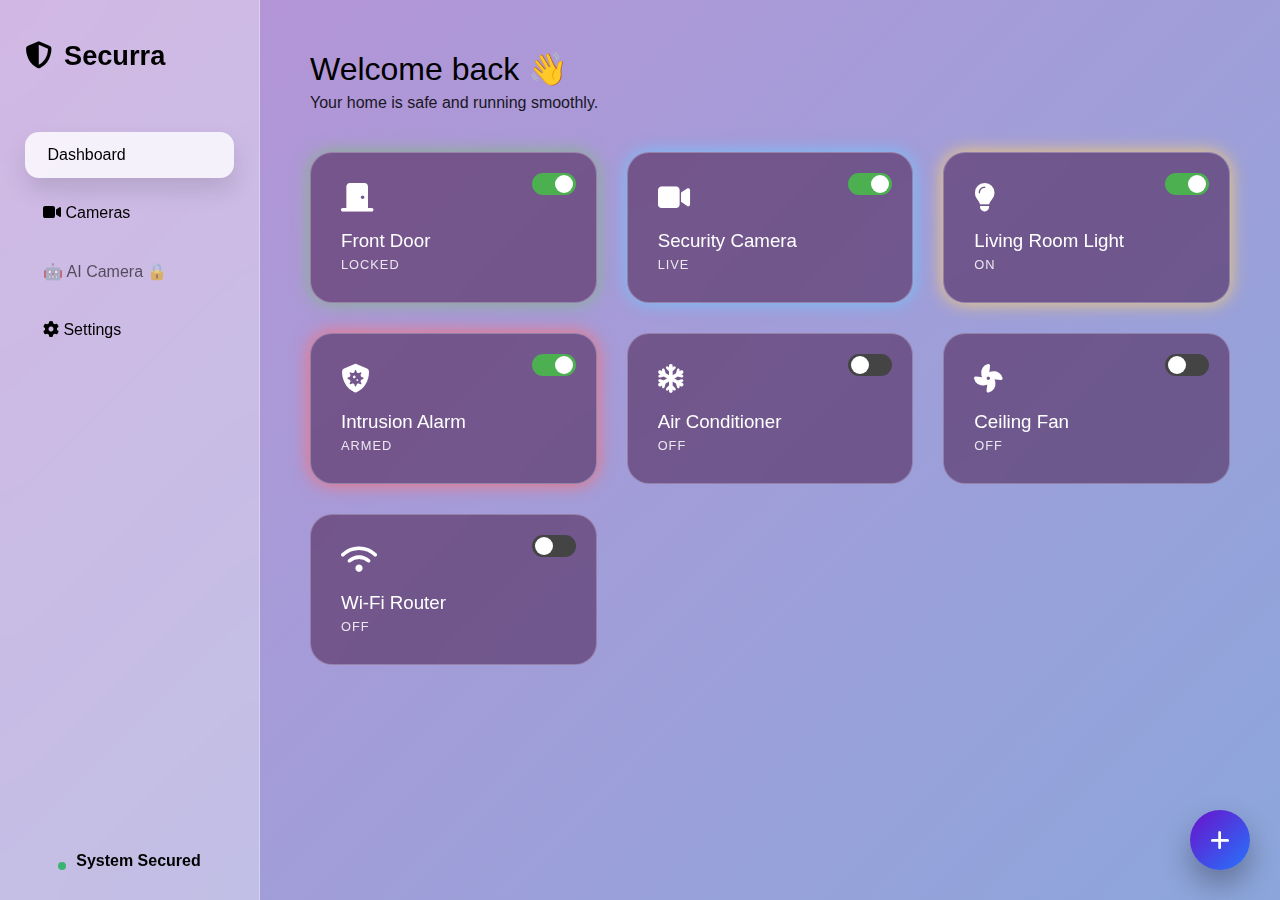
<file: index.html>
<!DOCTYPE html>
<html lang="en">
<head>
  <meta charset="UTF-8" />
  <meta name="viewport" content="width=375px, initial-scale=1.0"/>
  <title>Securra</title>
  <link href="https://cdnjs.cloudflare.com/ajax/libs/font-awesome/6.5.0/css/all.min.css" rel="stylesheet">
  <link rel="icon" href="https://cdn.vectorstock.com/i/1000v/41/09/modern-shield-black-circle-icon-vector-3624109.jpg">
  <link rel="stylesheet" href="style.css">
</head>
<body>
<div class="app">
  <aside class="sidebar">
    <div class="brand">
      <i class="fas fa-shield-halved"></i>
      <span>Securra</span>
    </div>
    <div class="nav-section">
    <ul class="menu">
      <li class="active"><i class="fas fa-grid-2"></i> Dashboard</li>
      <li id="camera"><i class="fas fa-video"></i> Cameras</li>
     <li class="premium-only" id="aiCamera">
  🤖 AI Camera
  <span class="lock">🔒</span>
</li>


<li id="settingsBtn">
  <i class="fas fa-cog"></i> Settings
</li>
    </ul>
    <div class="secure-status">
      <span class="pulse"></span>
      System Secured
    </div>
    </div>
  </aside>
  <main class="content">
    <header>
      <h1>Welcome back 👋</h1>
      <p>Your home is safe and running smoothly.</p>
    </header>

    <section class="grid">
      <div class="card glow-sage" >
        <i class="fas fa-door-closed"></i>
        <h3>Front Door</h3>
        <p>LOCKED</p>
        <label class="toggle">
          <input type="checkbox" checked>
          <span class="slider"></span>
        </label>
      </div>

      <div class="card glow-blue" data-device="camera">
        <i class="fas fa-video"></i>
        <h3>Security Camera</h3>
        <p>LIVE</p>
        <label class="toggle">
          <input type="checkbox" checked>
          <span class="slider"></span>
        </label>
      </div>

      <div class="card glow-amber" >
        <i class="fas fa-lightbulb"></i>
        <h3>Living Room Light</h3>
        <p>ON</p>
        <label class="toggle">
          <input type="checkbox" checked>
          <span class="slider"></span>
        </label>
      </div>

      <div class="card glow-red" >
        <i class="fas fa-shield-virus"></i>
        <h3>Intrusion Alarm</h3>
        <p>ARMED</p>
        <label class="toggle">
          <input type="checkbox" checked>
          <span class="slider"></span>
        </label>
      </div>

      <div class="card" >
        <i class="fas fa-snowflake"></i>
        <h3>Air Conditioner</h3>
        <p>OFF</p>
        <label class="toggle">
          <input type="checkbox">
          <span class="slider"></span>
        </label>
      </div>

      <div class="card">
        <i class="fas fa-fan"></i>
        <h3>Ceiling Fan</h3>
        <p>OFF</p>
        <label class="toggle">
          <input type="checkbox">
          <span class="slider"></span>
        </label>
      </div>

      <div class="card" >
        <i class="fas fa-wifi"></i>
        <h3>Wi-Fi Router</h3>
        <p>OFF</p>
        <label class="toggle">
          <input type="checkbox">
          <span class="slider"></span>
        </label>
      </div>

    </section>
  </main>
<!-- camera page -->
<main>
</div>
<div class="cam" id="cam">
    <img src="[data-uri]" alt="">
    <img src="[data-uri]" alt="">
    <img src="[data-uri]" alt="">
    <img src="[data-uri]" alt="">
    <img src="[data-uri]" alt="">
    <img src="[data-uri]" alt="">
<button id="back">⬅ Back to Dashboard</button>
  </div>
  <!--settings page-->
<div class="settings" id="settings">
  <h2>⚙ Settings (prototype)</h2>
  <div class="setting-card">
    <h4>Appearance</h4>
      <div class="btn">
    <button>Dark mode</button>
   </div>
  </div>
  <div class="setting-card">
    <h4>Camera Quality</h4>

    <div class="row">
      <select>
        <option>720p</option>
        <option selected>1080p</option>
        <option>4K</option>
      </select>
    </div>
  </div>
  <div class="setting-card">
    <h4>Connectivity</h4>
   <div class="btn">
    <button>bluetooth</button>
    <button>Wifi</button>
   </div>
  </div>

  <button class="back-btn" id="backFromSettings">⬅ Back to Dashboard</button>
</div>
</main>

<div class="add-btn" id="addBtn">
  <i class="fas fa-plus"></i>
</div>

<div class="add-panel" id="addPanel">
  <h3>Add Device</h3>

  <select id="deviceType">
    <option value="light">💡 Light</option>
    <option value="camera">📷 Camera</option>
    <option value="fan">🌀 Fan</option>
    <option value="wifi">📶 Wi-Fi</option>
  </select>

  <button id="addDevice">Add</button>
</div>

<script src="script.js"></script>
</body>
</html>
</file>
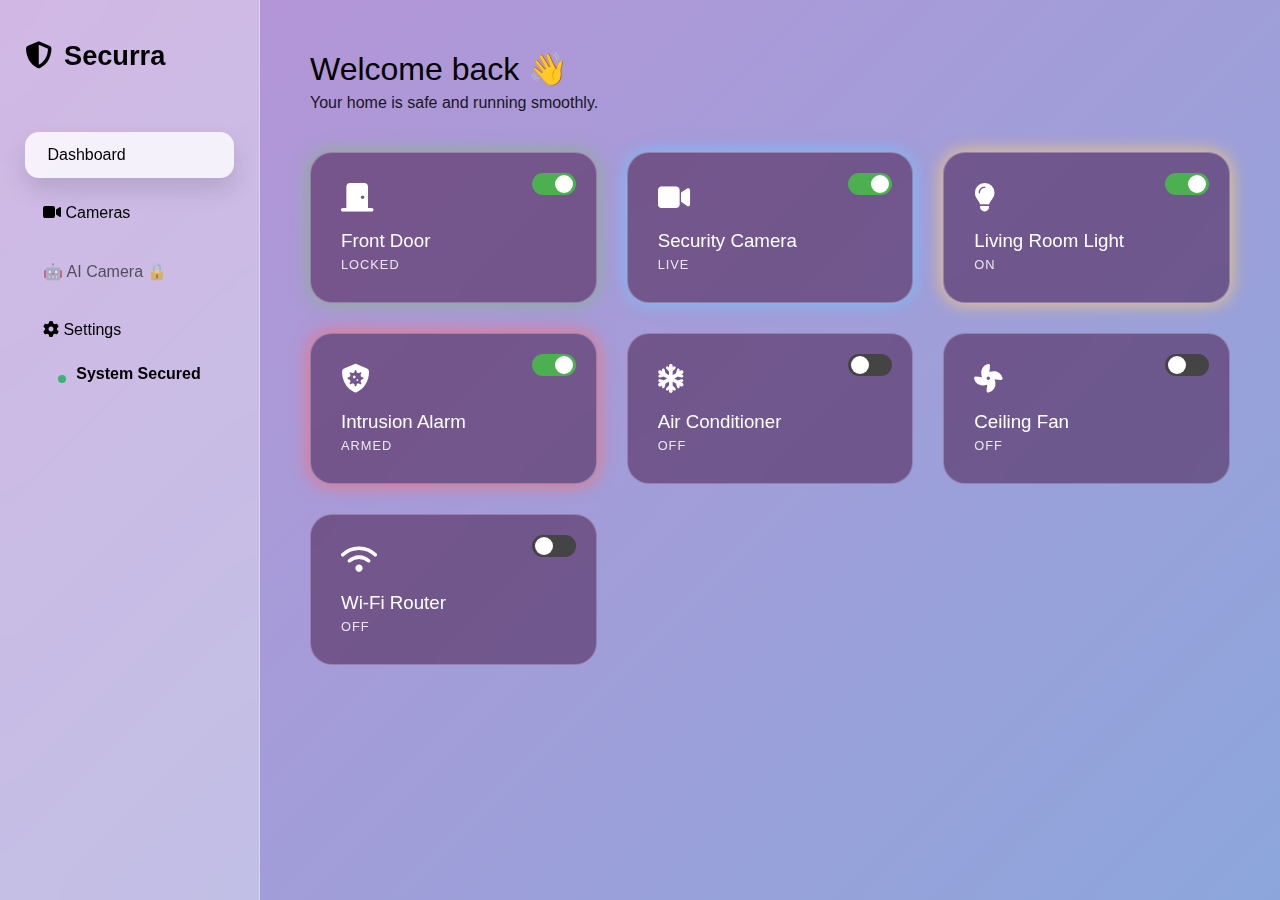
<file: project.html>
<!DOCTYPE html>
<html lang="en">
<head>
  <meta charset="UTF-8" />
  <meta name="viewport" content="width=device-width, initial-scale=1.0"/>
  <title>Securra</title>
  <link href="https://cdnjs.cloudflare.com/ajax/libs/font-awesome/6.5.0/css/all.min.css" rel="stylesheet">
  <link rel="icon" href="https://cdn.vectorstock.com/i/1000v/41/09/modern-shield-black-circle-icon-vector-3624109.jpg">
  <link rel="stylesheet" href="style.css">
</head>
<body>
<div class="app">
  <aside class="sidebar">
    <div class="brand">
      <i class="fas fa-shield-halved"></i>
      <span>Securra</span>
    </div>

    <ul class="menu">
      <li class="active"><i class="fas fa-grid-2"></i> Dashboard</li>
      <li id="camera"><i class="fas fa-video"></i> Cameras</li>
     <li class="premium-only" id="aiCamera">
  🤖 AI Camera
  <span class="lock">🔒</span>
</li>


<li id="settingsBtn">
  <i class="fas fa-cog"></i> Settings
</li>
    </ul>
    <div class="secure-status">
      <span class="pulse"></span>
      System Secured
    </div>
  </aside>
  <main class="content">
    <header>
      <h1>Welcome back 👋</h1>
      <p>Your home is safe and running smoothly.</p>
    </header>

    <section class="grid">
      <div class="card glow-sage" >
        <i class="fas fa-door-closed"></i>
        <h3>Front Door</h3>
        <p>LOCKED</p>
        <label class="toggle">
          <input type="checkbox" checked>
          <span class="slider"></span>
        </label>
      </div>

      <div class="card glow-blue" data-device="camera">
        <i class="fas fa-video"></i>
        <h3>Security Camera</h3>
        <p>LIVE</p>
        <label class="toggle">
          <input type="checkbox" checked>
          <span class="slider"></span>
        </label>
      </div>

      <div class="card glow-amber" >
        <i class="fas fa-lightbulb"></i>
        <h3>Living Room Light</h3>
        <p>ON</p>
        <label class="toggle">
          <input type="checkbox" checked>
          <span class="slider"></span>
        </label>
      </div>

      <div class="card glow-red" >
        <i class="fas fa-shield-virus"></i>
        <h3>Intrusion Alarm</h3>
        <p>ARMED</p>
        <label class="toggle">
          <input type="checkbox" checked>
          <span class="slider"></span>
        </label>
      </div>

      <div class="card" >
        <i class="fas fa-snowflake"></i>
        <h3>Air Conditioner</h3>
        <p>OFF</p>
        <label class="toggle">
          <input type="checkbox">
          <span class="slider"></span>
        </label>
      </div>

      <div class="card">
        <i class="fas fa-fan"></i>
        <h3>Ceiling Fan</h3>
        <p>OFF</p>
        <label class="toggle">
          <input type="checkbox">
          <span class="slider"></span>
        </label>
      </div>

      <div class="card" >
        <i class="fas fa-wifi"></i>
        <h3>Wi-Fi Router</h3>
        <p>OFF</p>
        <label class="toggle">
          <input type="checkbox">
          <span class="slider"></span>
        </label>
      </div>

    </section>
  </main>

<main>
</div>
<div class="cam" id="cam">
    <img src="[data-uri]" alt="">
    <img src="[data-uri]" alt="">
    <img src="[data-uri]" alt="">
    <img src="[data-uri]" alt="">
    <img src="[data-uri]" alt="">
    <img src="[data-uri]" alt="">
<button id="back">⬅ Back to Dashboard</button>
  </div>

<div class="settings" id="settings">
  <h2>⚙ Settings</h2>
  <div class="setting-card">
    <h4>Appearance</h4>
      <div class="btn">
    <button>Dark mode</button>
   </div>
  </div>
  <div class="setting-card">
    <h4>Camera Quality</h4>

    <div class="row">
      <select>
        <option>720p</option>
        <option selected>1080p</option>
        <option>4K</option>
      </select>
    </div>
  </div>
  <div class="setting-card">
    <h4>Connectivity</h4>
   <div class="btn">
    <button>blutooth</button>
    <button>Wifi</button>
   </div>
  </div>

  <button class="back-btn" id="backFromSettings">⬅ Back to Dashboard</button>
</div>
</main>
<script src="script.js"></script>
</body>
</html>
</file>
<file: style.css>
* {
  margin: 0;
  padding: 0;
  box-sizing: border-box;
  font-family: 'Inter', sans-serif;
}

body {
  background: linear-gradient(135deg, #b993d6, #8ca6db);
  min-height: 100vh;
}
.app {
  display: flex;
  min-height: 100vh;
}

.sidebar {
  width: 260px;
  padding: 40px 25px;
  background: rgba(255,255,255,0.35);
  backdrop-filter: blur(20px);
  border-right: 1px solid rgba(255,255,255,0.3);
}
.sidebar .nav-section {
  display: flex;
  flex-direction: column;
  height: 90%;
  justify-content: space-between;
}

.brand {
  font-size: 1.7rem;
  font-weight: 600;
  display: flex;
  align-items: center;
  gap: 12px;
  margin-bottom: 60px;
}

.menu li {
  list-style: none;
  padding: 14px 18px;
  margin-bottom: 12px;
  border-radius: 14px;
  cursor: pointer;
  transition: 0.3s;
}

.menu li:hover,
.menu li.active {
  background: rgba(255,255,255,0.8);
  box-shadow: 0 12px 25px rgba(0,0,0,0.12);
}

.premium-only {
  opacity: 0.6;
}
.secure-status {
  display: flex;
  align-items: end;
  justify-content: center;
  gap: 10px;
  font-weight: 600;
}

.pulse {
  width: 8px;
  height: 8px;
  border-radius: 50%;
  background: #3cb371;
  animation: pulse 2s infinite;
}

@keyframes pulse {
  0% { box-shadow: 0 0 0 0 rgba(60,179,113,.7); }
  70% { box-shadow: 0 0 0 12px rgba(60,179,113,0); }
}

.content {
  flex: 1;
  padding: 50px;
}

header h1 {
  font-size: 2rem;
  font-weight: 500;
}

header p {
  margin-top: 6px;
  opacity: 0.85;
}

.grid {
  margin-top: 40px;
  display: grid;
  grid-template-columns: repeat(auto-fill, minmax(230px, 1fr));
  gap: 30px;
}


.card {
  padding: 30px;
  border-radius: 22px;
  color: #fff;
  background: rgba(80, 40, 90, 0.6);
  backdrop-filter: blur(15px);
  border: 1px solid rgba(255,255,255,0.25);
  position: relative; 
  transition: 0.4s ease;
}

.card:hover {
  transform: translateY(-8px) scale(1.02);
  box-shadow: 0 20px 40px rgba(0,0,0,0.25);
}

.card i {
  font-size: 1.8rem;
}

.card h3 {
  margin-top: 18px;
  font-weight: 500;
}

.card p {
  margin-top: 5px;
  font-size: 0.8rem;
  letter-spacing: 1px;
  opacity: 0.85;
}

.toggle { 
  display: flex;         
   position: absolute;
  top: 20px;
  right: 20px;
  cursor: pointer;     
}

  .toggle input { 
    display: none;
   } 
   .slider {
     width: 44px;
     height: 22px;
     background: #444;
     border-radius: 30px;
     position: relative;
     transition: 0.3s;
   } 
   .slider::before {
     content: "";
     width: 18px;
     height: 18px;
     background: white;
     border-radius: 50%;
     position: absolute;
     top: 2px;
     left: 3px;
     transition: 0.3s;
   } 
   .toggle input:checked + .slider {
     background: #4CAF50;
   } 
   .toggle input:checked + .slider::before {
     transform: translateX(20px);
   }
.glow-sage { box-shadow: 0 0 18px rgba(127,183,126,.9); }
.glow-blue { box-shadow: 0 0 18px rgba(110,198,255,.9); }
.glow-amber { box-shadow: 0 0 18px rgba(255,209,102,.9); }
.glow-red { box-shadow: 0 0 18px rgba(255,107,107,.9); }
.cam {
  display: none;
  padding: 30px;
  grid-template-columns: repeat(3, 1fr);
  gap: 20px;
}

.cam img {
  width: 100%;
  border-radius: 16px;
}

#back {
  margin-top: 20px;
  background: #222;
  color: #fff;
  padding: 12px 18px;
  border-radius: 8px;
  border: none;
  cursor: pointer;
}
.settings {
  display: none;
  max-width: 600px;
  margin: auto;
  padding: 30px;
}

.setting-card {
  background: rgba(0,0,0,0.75);
  color: white;
  padding: 20px;
  border-radius: 16px;
  margin-bottom: 20px;
  display: flex;
  justify-content: space-between;
  align-items: center;
}

.setting-card h4 {
  font-weight: 500;
}

.btn button {
  padding: 8px 14px;
  border-radius: 10px;
  border: none;
  cursor: pointer;
}

.back-btn {
  background: #222;
  color: white;
  padding: 12px 18px;
  border-radius: 8px;
  border: none;
  cursor: pointer;
}
.add-btn {
  position: fixed;
  right: 30px;
  bottom: 30px;
  width: 60px;
  height: 60px;
  background: linear-gradient(135deg, #6a11cb, #2575fc);
  border-radius: 50%;
  display: flex;
  align-items: center;
  justify-content: center;
  color: white;
  font-size: 22px;
  cursor: pointer;
  box-shadow: 0 15px 30px rgba(0,0,0,0.3);
  z-index: 1000;
}

.add-btn:hover {
  transform: scale(1.1);
}

.add-panel {
  position: fixed;
  right: 30px;
  bottom: 110px;
  width: 220px;
  padding: 20px;
  border-radius: 18px;
  background: rgba(0,0,0,0.85);
  backdrop-filter: blur(15px);
  color: white;
  display: none;
  flex-direction: column;
  gap: 12px;
  z-index: 1000;
}

.add-panel h3 {
  font-size: 1rem;
  font-weight: 500;
}

.add-panel select,
.add-panel button {
  padding: 10px;
  border-radius: 10px;
  border: none;
  outline: none;
}

.add-panel button {
  background: #4CAF50;
  color: white;
  cursor: pointer;
}
</file>
